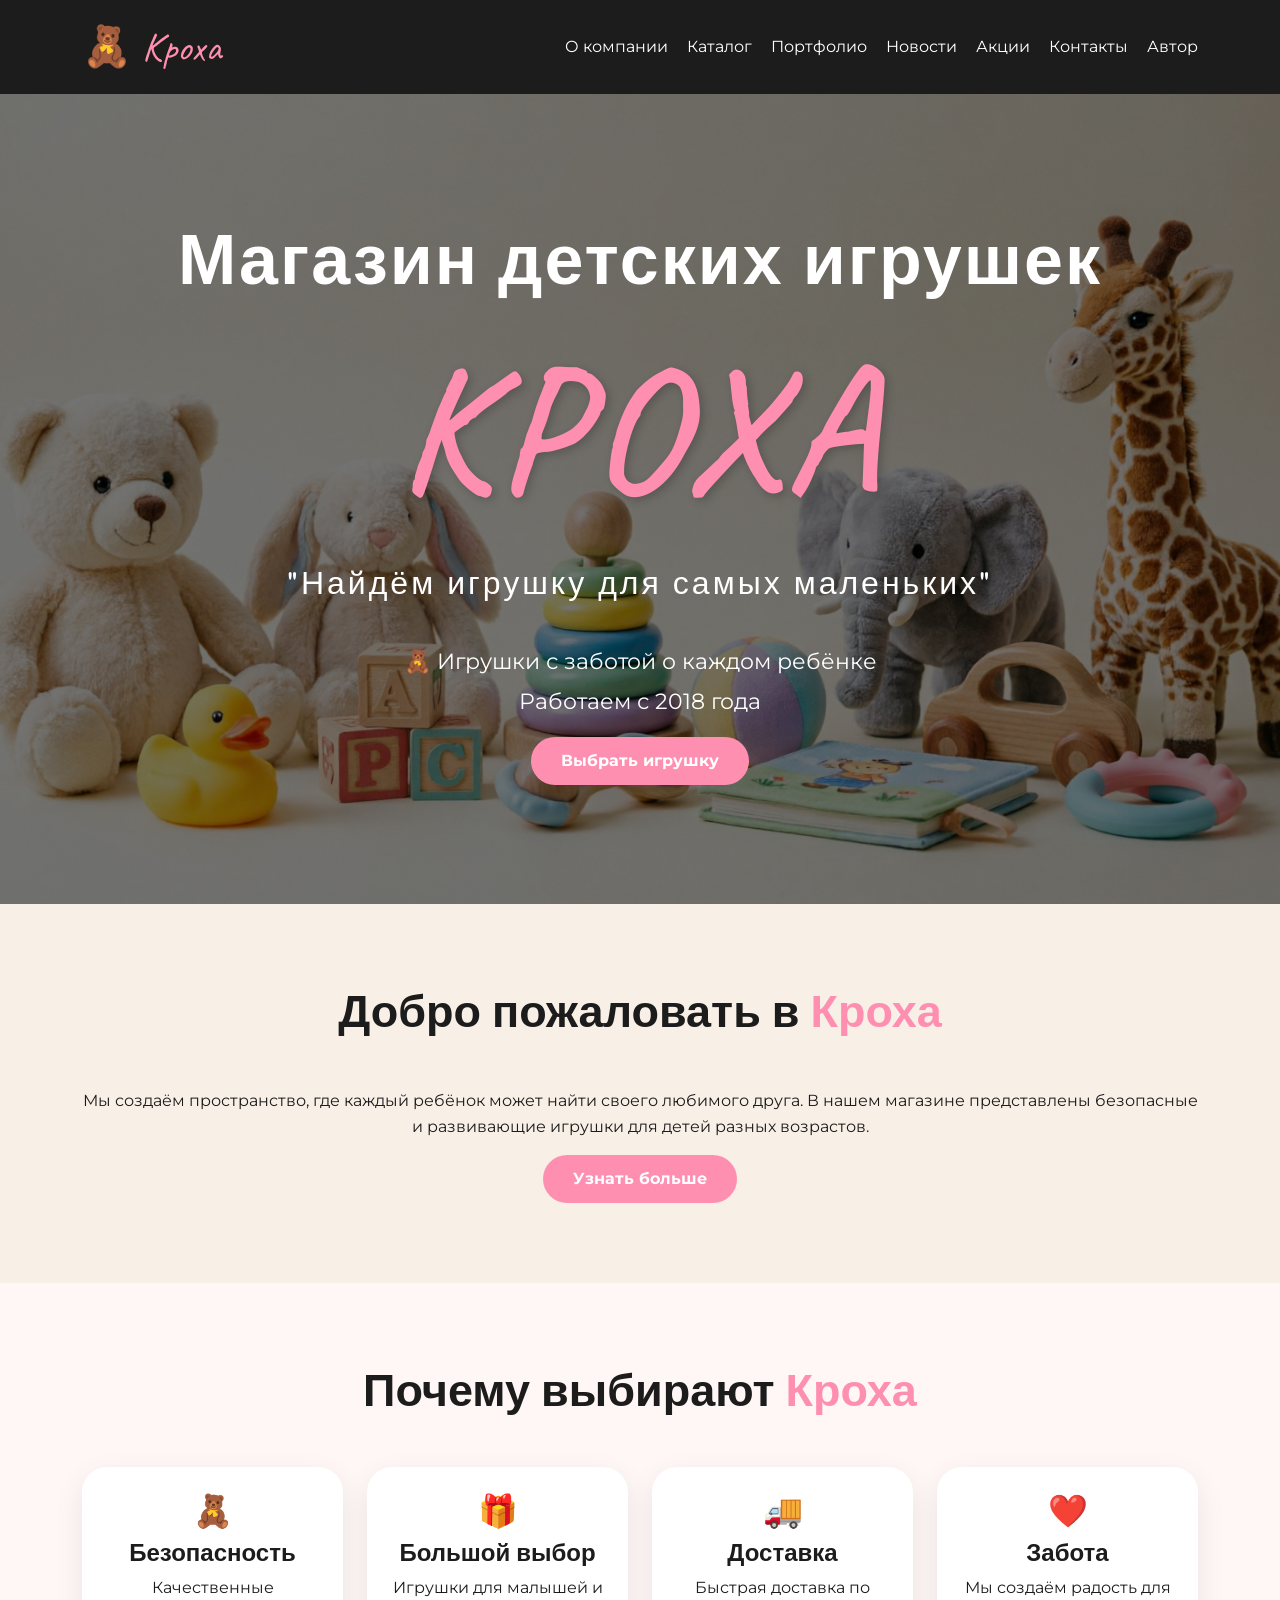
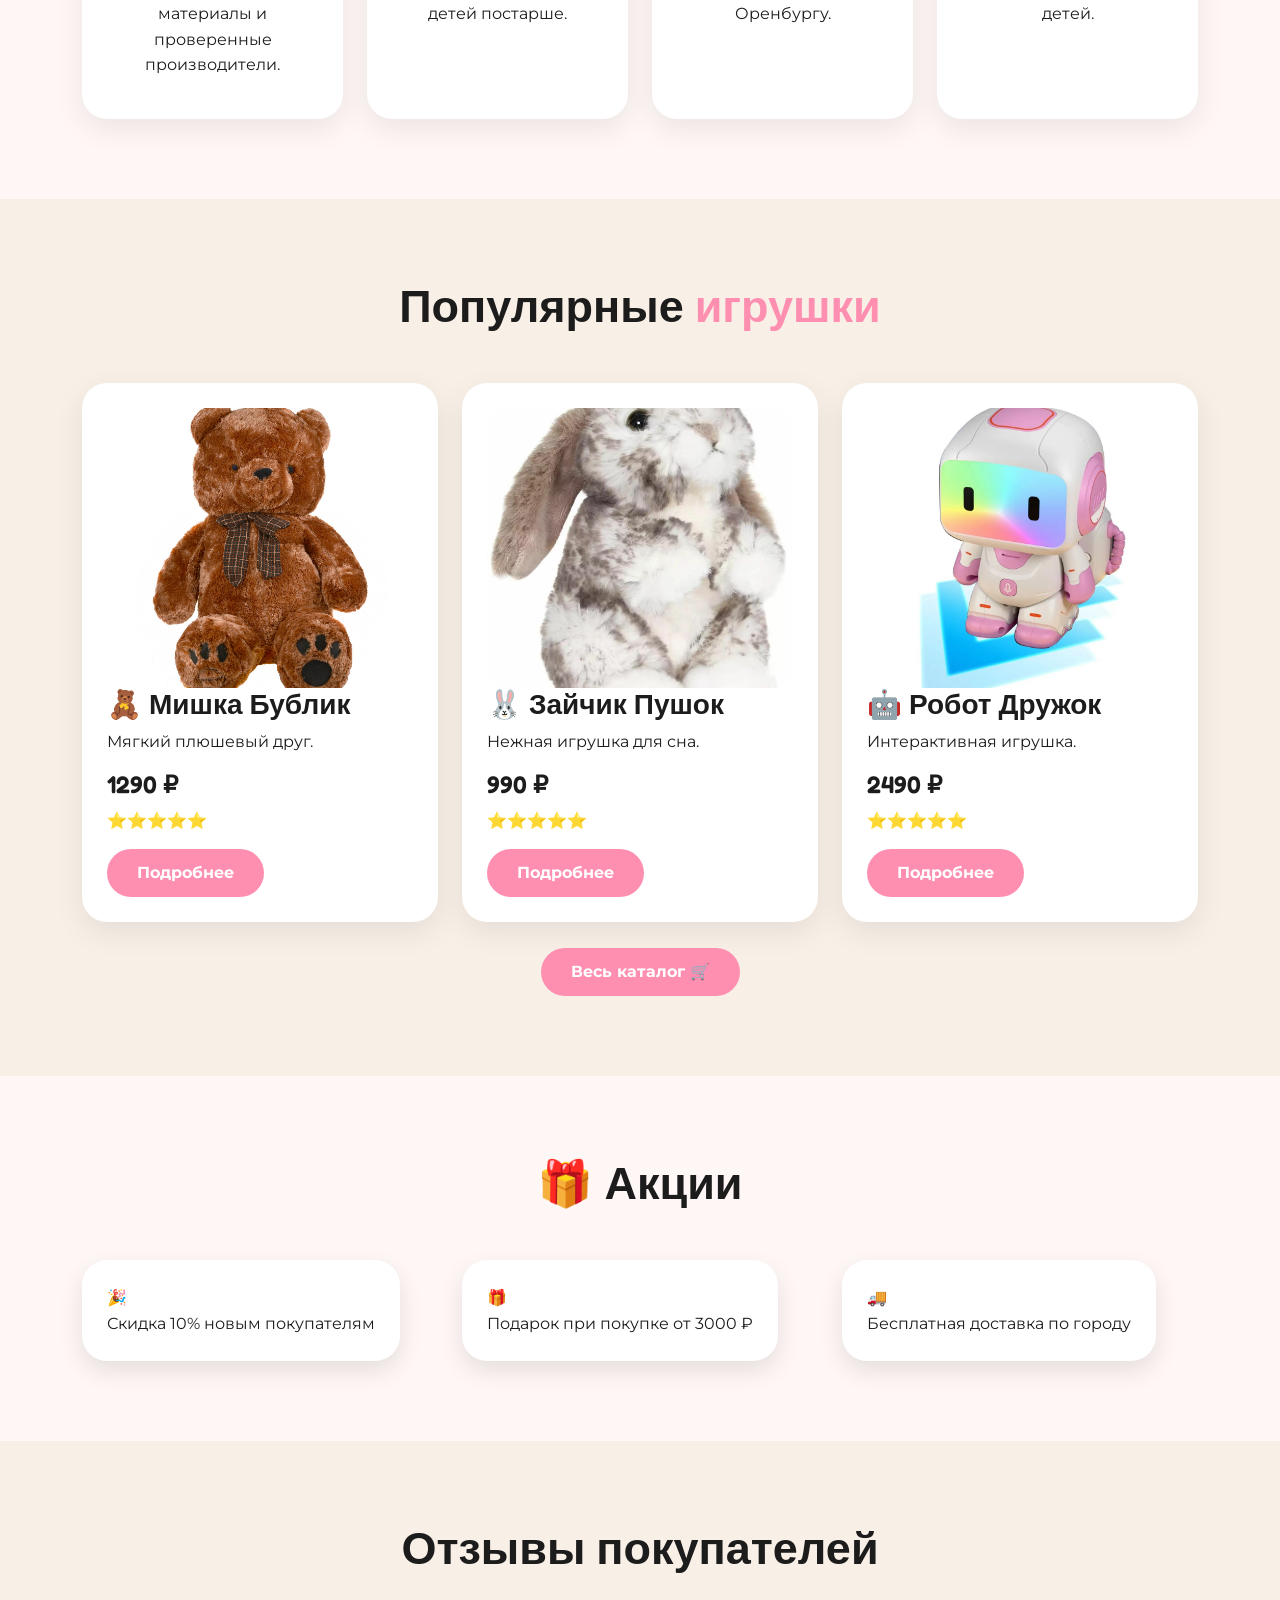
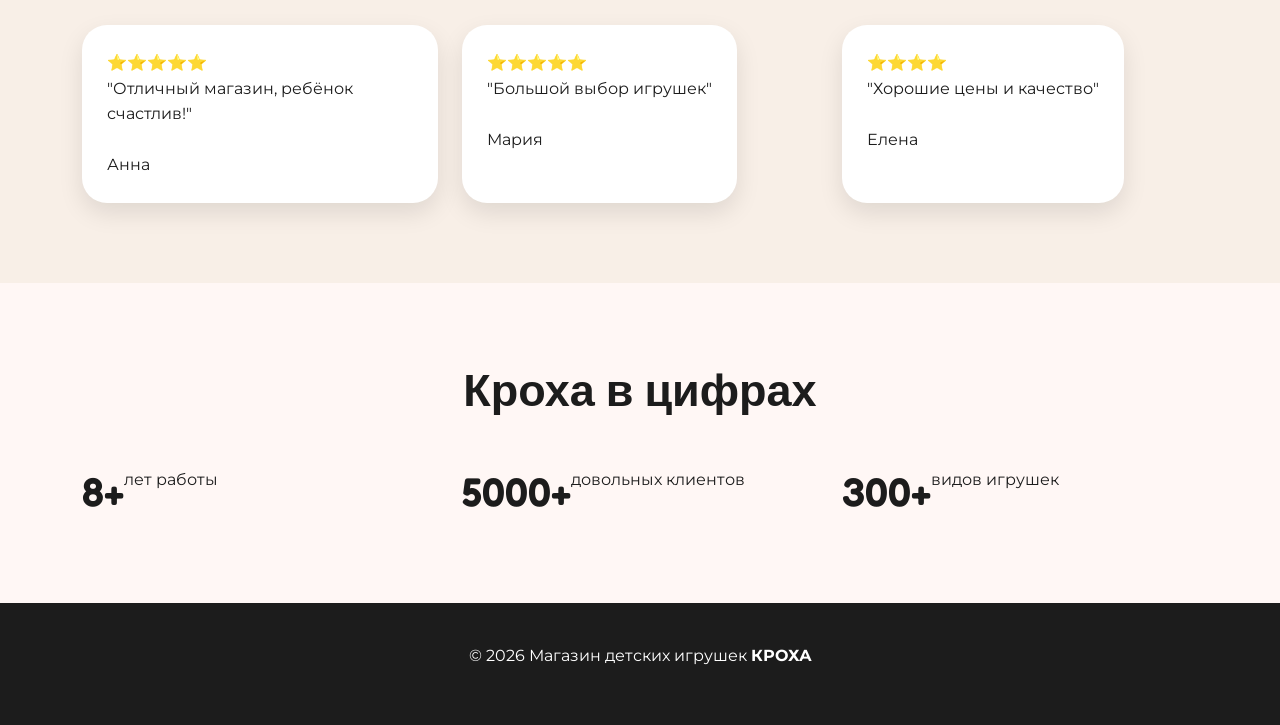
<file: index.html>
<!DOCTYPE html>
<html lang="ru">

<head>

<meta charset="UTF-8">

<meta name="viewport" content="width=device-width, initial-scale=1.0">


<title>Кроха — магазин детских игрушек</title>


<link href="https://cdn.jsdelivr.net/npm/bootstrap@5.3.3/dist/css/bootstrap.min.css" rel="stylesheet">


<link href="https://fonts.googleapis.com/css2?family=Caveat:wght@700&family=Fredoka:wght@400;500;600&family=Montserrat:wght@300;400;500;600;700&display=swap" rel="stylesheet">


<link rel="stylesheet" href="css/style.css">


</head>


<body>



<!-- Навигация -->

<nav class="navbar">


<div class="container">


<a href="index.html" class="logo-kroha">

🧸 Кроха

</a>



<div>


<a class="nav-link d-inline" href="about.html">
О компании
</a>


<a class="nav-link d-inline" href="catalog.html">
Каталог
</a>


<a class="nav-link d-inline" href="portfolio.html">
Портфолио
</a>


<a class="nav-link d-inline" href="news.html">
Новости
</a>


<a class="nav-link d-inline" href="offers.html">
Акции
</a>


<a class="nav-link d-inline" href="contacts.html">
Контакты
</a>


<a class="nav-link d-inline" href="author.html">
Автор
</a>


</div>


</div>


</nav>







<!-- Главный экран -->


<section class="hero hero-image">


<div class="container text-center">


<h1 class="animate-title">


Магазин детских игрушек


<br>


<span>

КРОХА

</span>


</h1>




<h2>

"Найдём игрушку для самых маленьких"

</h2>



<p>

🧸 Игрушки с заботой о каждом ребёнке

<br>

Работаем с 2018 года

</p>



<a href="catalog.html" class="btn btn-kroha">

Выбрать игрушку

</a>



</div>


</section>







<!-- О компании кратко -->


<section class="section">


<div class="container text-center">


<h2 class="section-title">

Добро пожаловать в <span>Кроха</span>

</h2>



<p>

Мы создаём пространство, где каждый ребёнок может найти своего любимого друга.

В нашем магазине представлены безопасные и развивающие игрушки для детей разных возрастов.

</p>



<a href="about.html" class="btn btn-kroha">

Узнать больше

</a>



</div>


</section>








<!-- Преимущества -->


<section class="section" style="background:#fff7f5;">


<div class="container">


<h2 class="section-title">

Почему выбирают <span>Кроха</span>

</h2>



<div class="row g-4">



<div class="col-md-3">

<div class="card-kroha text-center">


<h2>
🧸
</h2>


<h4>
Безопасность
</h4>


<p>
Качественные материалы и проверенные производители.
</p>


</div>

</div>




<div class="col-md-3">

<div class="card-kroha text-center">


<h2>
🎁
</h2>


<h4>
Большой выбор
</h4>


<p>
Игрушки для малышей и детей постарше.
</p>


</div>

</div>





<div class="col-md-3">

<div class="card-kroha text-center">


<h2>
🚚
</h2>


<h4>
Доставка
</h4>


<p>
Быстрая доставка по Оренбургу.
</p>


</div>

</div>





<div class="col-md-3">

<div class="card-kroha text-center">


<h2>
❤️
</h2>


<h4>
Забота
</h4>


<p>
Мы создаём радость для детей.
</p>


</div>

</div>




</div>


</div>


</section>








<!-- Популярные игрушки -->


<section class="section">


<div class="container">


<h2 class="section-title">

Популярные <span>игрушки</span>

</h2>



<div class="row g-4">






<div class="col-md-4">


<div class="card-kroha">


<img src="images/toy1.jpg" class="toy-img">



<h3>

🧸 Мишка Бублик

</h3>


<p>

Мягкий плюшевый друг.

</p>


<h4>

1290 ₽

</h4>


<p>

⭐⭐⭐⭐⭐

</p>



<a href="catalog.html" class="btn btn-kroha">

Подробнее

</a>


</div>


</div>









<div class="col-md-4">


<div class="card-kroha">


<img src="images/toy2.jpg" class="toy-img">



<h3>

🐰 Зайчик Пушок

</h3>


<p>

Нежная игрушка для сна.

</p>


<h4>

990 ₽

</h4>


<p>

⭐⭐⭐⭐⭐

</p>



<a href="catalog.html" class="btn btn-kroha">

Подробнее

</a>


</div>


</div>









<div class="col-md-4">


<div class="card-kroha">


<img src="images/toy9.jpg" class="toy-img">



<h3>

🤖 Робот Дружок

</h3>


<p>

Интерактивная игрушка.

</p>


<h4>

2490 ₽

</h4>


<p>

⭐⭐⭐⭐⭐

</p>



<a href="catalog.html" class="btn btn-kroha">

Подробнее

</a>


</div>


</div>





</div>


<br>


<div class="text-center">


<a href="catalog.html" class="btn btn-kroha">

Весь каталог 🛒

</a>


</div>


</div>


</section>








<!-- Акции -->


<section class="section" style="background:#fff7f5;">


<div class="container">


<h2 class="section-title">

🎁 Акции

</h2>



<div class="row g-4">



<div class="col-md-4">

<div class="review">

🎉

<br>

Скидка 10% новым покупателям

</div>

</div>



<div class="col-md-4">

<div class="review">

🎁

<br>

Подарок при покупке от 3000 ₽

</div>

</div>



<div class="col-md-4">

<div class="review">

🚚

<br>

Бесплатная доставка по городу

</div>

</div>


</div>


</div>


</section>








<!-- Отзывы -->


<section class="section">


<div class="container">


<h2 class="section-title">

Отзывы покупателей

</h2>



<div class="row g-4">


<div class="col-md-4">

<div class="review">

⭐⭐⭐⭐⭐

<br>

"Отличный магазин, ребёнок счастлив!"

<br><br>

Анна

</div>

</div>




<div class="col-md-4">

<div class="review">

⭐⭐⭐⭐⭐

<br>

"Большой выбор игрушек"

<br><br>

Мария

</div>

</div>




<div class="col-md-4">

<div class="review">

⭐⭐⭐⭐

<br>

"Хорошие цены и качество"

<br><br>

Елена

</div>

</div>



</div>


</div>


</section>









<!-- Статистика -->


<section class="section" style="background:#fff7f5;">


<div class="container text-center">


<h2 class="section-title">

Кроха в цифрах

</h2>



<div class="row">



<div class="col-md-4">

<h1>
8+
</h1>

<p>
лет работы
</p>

</div>




<div class="col-md-4">

<h1>
5000+
</h1>

<p>
довольных клиентов
</p>

</div>





<div class="col-md-4">

<h1>
300+
</h1>

<p>
видов игрушек
</p>

</div>




</div>


</div>


</section>








<!-- Футер -->


<footer>


<p>

© 2026 Магазин детских игрушек

<b>
КРОХА
</b>

</p>


</footer>





</body>


</html>
</file>
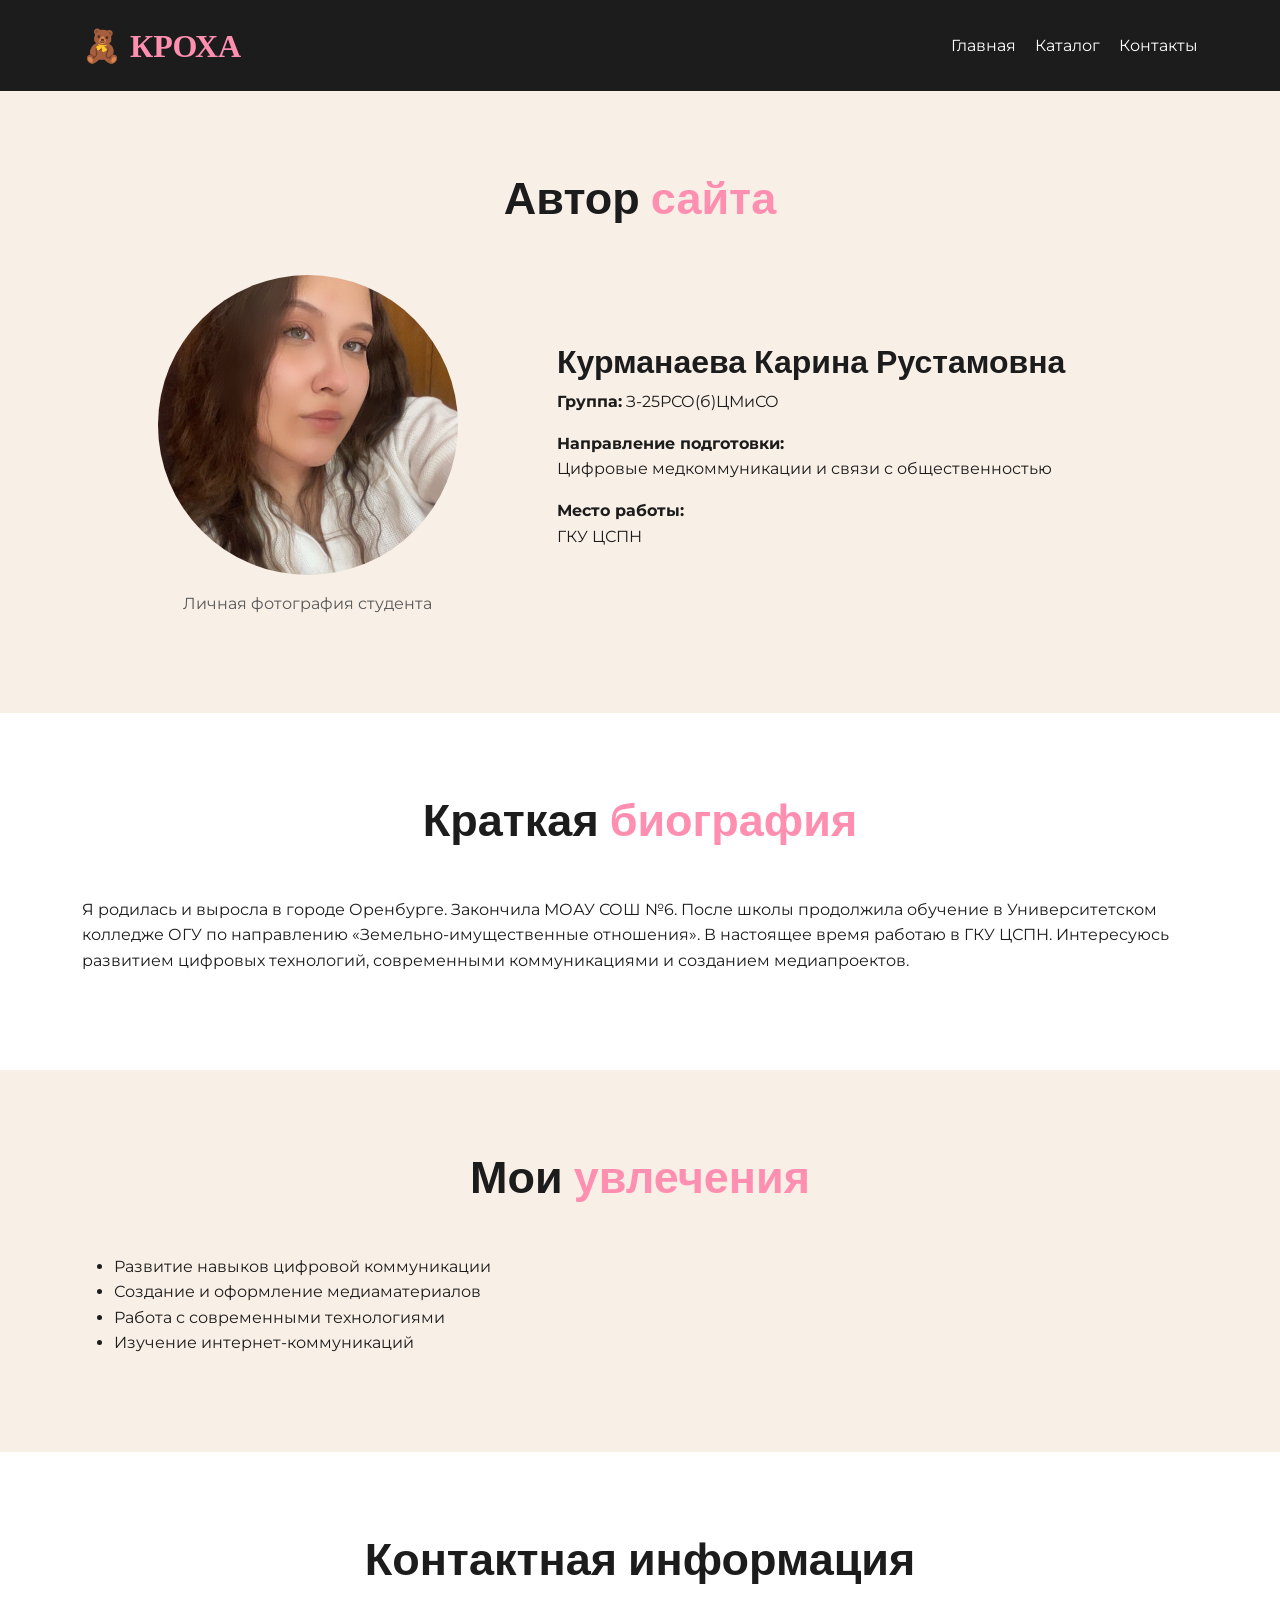
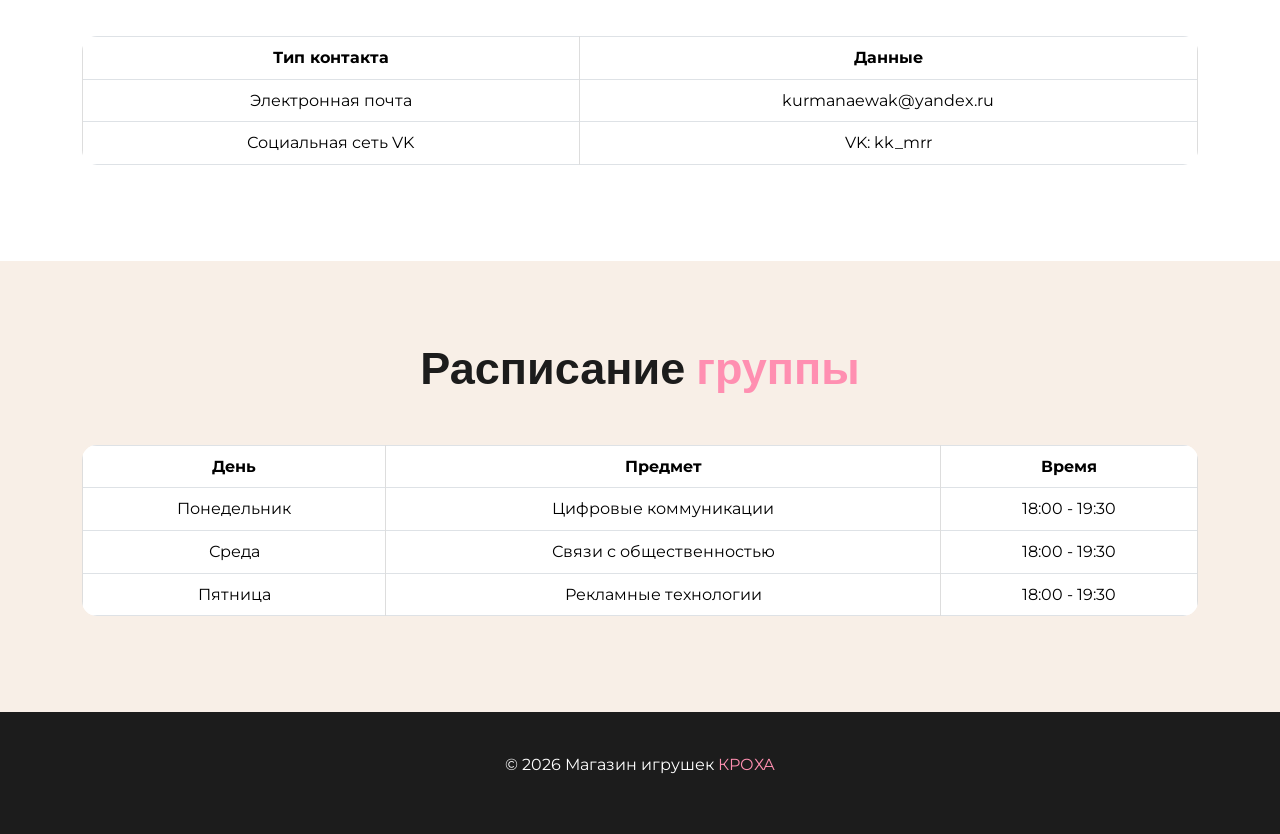
<file: author.html>
<!DOCTYPE html>
<html lang="ru">

<head>

<meta charset="UTF-8">
<meta name="viewport" content="width=device-width, initial-scale=1.0">

<title>Автор | Кроха</title>


<link href="https://cdn.jsdelivr.net/npm/bootstrap@5.3.3/dist/css/bootstrap.min.css" rel="stylesheet">


<link href="https://fonts.googleapis.com/css2?family=Caveat:wght@700&family=Fredoka:wght@400;500;600&family=Montserrat:wght@300;400;500;600;700&display=swap" rel="stylesheet">


<link rel="stylesheet" href="css/style.css">


</head>


<body>



<nav class="navbar">


<div class="container">


<a class="navbar-brand" href="index.html">

🧸 КРОХА

</a>



<div>


<a class="nav-link d-inline" href="index.html">
Главная
</a>


<a class="nav-link d-inline" href="catalog.html">
Каталог
</a>


<a class="nav-link d-inline" href="contacts.html">
Контакты
</a>


</div>


</div>


</nav>









<section class="section">


<div class="container">


<h1 class="section-title">

Автор <span>сайта</span>

</h1>



<div class="row align-items-center">





<div class="col-md-5 text-center">


<img 

src="images/author.jpg"

class="img-fluid rounded-circle"

style="width:300px;height:300px;object-fit:cover;"

alt="Фото автора">


<p class="mt-3 text-muted">

Личная фотография студента

</p>


</div>







<div class="col-md-7">


<h2>
Курманаева Карина Рустамовна
</h2>



<p>

<b>Группа:</b>

З-25РСО(б)ЦМиСО

</p>




<p>

<b>Направление подготовки:</b>

<br>

Цифровые медкоммуникации и связи с общественностью

</p>





<p>

<b>Место работы:</b>

<br>

ГКУ ЦСПН

</p>



</div>



</div>


</div>


</section>









<section class="section" style="background:white;">


<div class="container">


<h2 class="section-title">

Краткая <span>биография</span>

</h2>



<p>


Я родилась и выросла в городе Оренбурге.

Закончила МОАУ СОШ №6.


После школы продолжила обучение в Университетском колледже ОГУ

по направлению «Земельно-имущественные отношения».


В настоящее время работаю в ГКУ ЦСПН.


Интересуюсь развитием цифровых технологий,

современными коммуникациями и созданием медиапроектов.


</p>



</div>


</section>









<section class="section">


<div class="container">


<h2 class="section-title">

Мои <span>увлечения</span>

</h2>



<ul>


<li>
Развитие навыков цифровой коммуникации
</li>


<li>
Создание и оформление медиаматериалов
</li>


<li>
Работа с современными технологиями
</li>


<li>
Изучение интернет-коммуникаций
</li>


</ul>



</div>


</section>









<section class="section" style="background:white;">


<div class="container">


<h2 class="section-title">

Контактная информация

</h2>



<table class="table table-bordered text-center">


<tr>

<th>
Тип контакта
</th>

<th>
Данные
</th>


</tr>




<tr>

<td>
Электронная почта
</td>

<td>

<a href="mailto:kurmanaewak@yandex.ru">

kurmanaewak@yandex.ru

</a>

</td>


</tr>





<tr>

<td>
Социальная сеть VK
</td>

<td>

<a href="https://vk.ru/kk_mrr" target="_blank">

VK: kk_mrr

</a>


</td>


</tr>



</table>


</div>


</section>









<section class="section">


<div class="container">


<h2 class="section-title">

Расписание <span>группы</span>

</h2>




<table class="table table-bordered text-center">


<tr>

<th>
День
</th>

<th>
Предмет
</th>

<th>
Время
</th>

</tr>




<tr>

<td>
Понедельник
</td>

<td>
Цифровые коммуникации
</td>

<td>
18:00 - 19:30
</td>

</tr>





<tr>

<td>
Среда
</td>

<td>
Связи с общественностью
</td>

<td>
18:00 - 19:30
</td>

</tr>





<tr>

<td>
Пятница
</td>

<td>
Рекламные технологии
</td>

<td>
18:00 - 19:30
</td>

</tr>



</table>



</div>


</section>









<footer>


<p>

© 2026 Магазин игрушек

<span>
КРОХА
</span>

</p>


</footer>





</body>

</html>
</file>
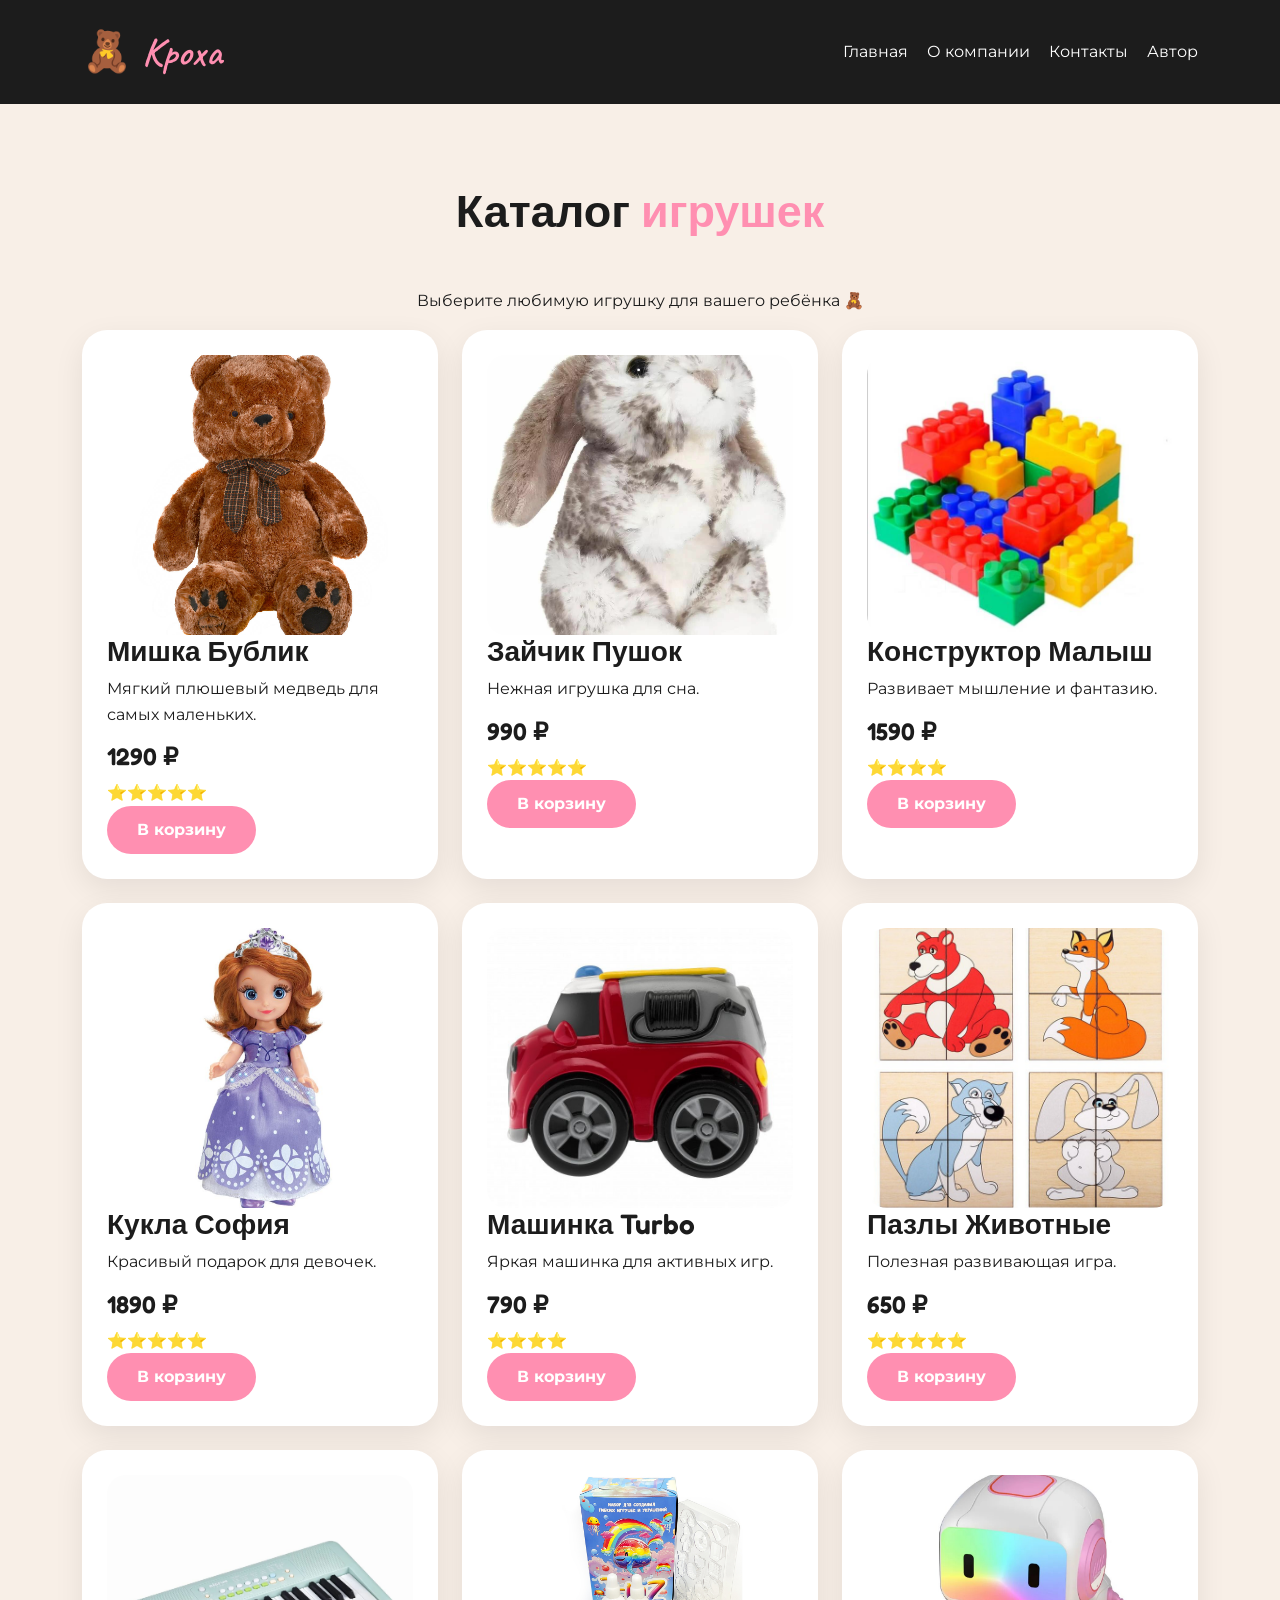
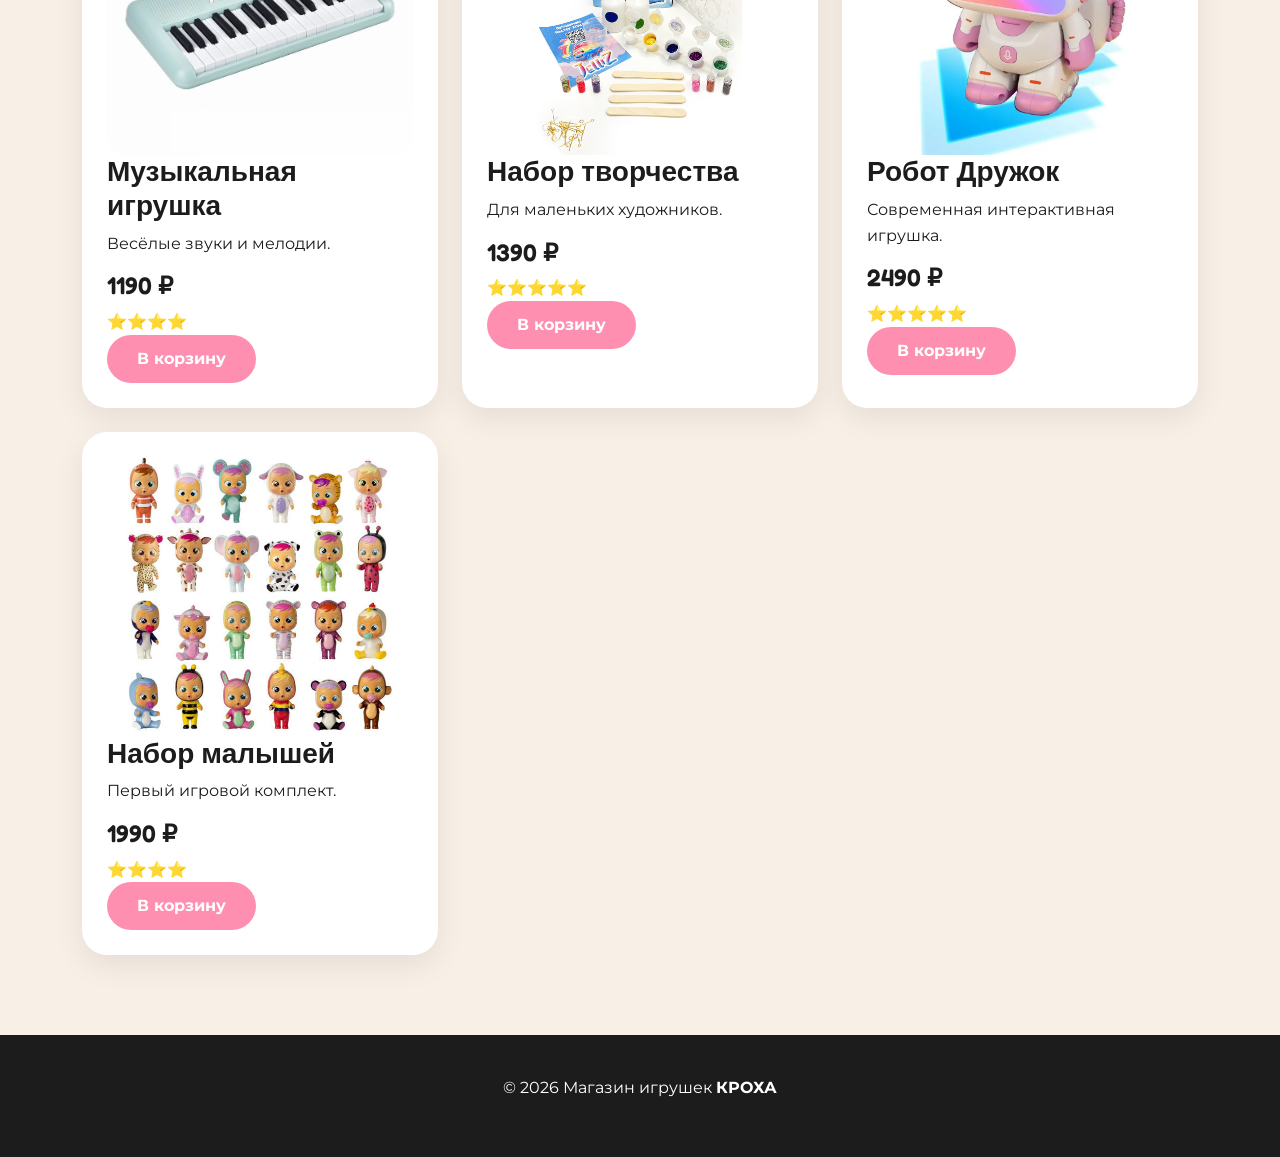
<file: catalog.html>
<!DOCTYPE html>
<html lang="ru">

<head>

<meta charset="UTF-8">

<meta name="viewport" content="width=device-width, initial-scale=1.0">


<title>Каталог | Кроха</title>


<link href="https://cdn.jsdelivr.net/npm/bootstrap@5.3.3/dist/css/bootstrap.min.css" rel="stylesheet">


<link href="https://fonts.googleapis.com/css2?family=Caveat:wght@700&family=Fredoka:wght@400;500;600&family=Montserrat:wght@300;400;500;600;700&display=swap" rel="stylesheet">


<link rel="stylesheet" href="css/style.css">


</head>


<body>


<nav class="navbar">

<div class="container">


<a class="navbar-brand logo-kroha" href="index.html">

🧸 Кроха

</a>



<div>


<a class="nav-link d-inline" href="index.html">
Главная
</a>

<a class="nav-link d-inline" href="about.html">
О компании
</a>


<a class="nav-link d-inline" href="contacts.html">
Контакты
</a>


<a class="nav-link d-inline" href="author.html">
Автор
</a>


</div>


</div>

</nav>







<section class="section">


<div class="container">


<h1 class="section-title">

Каталог <span>игрушек</span>

</h1>



<p class="text-center">

Выберите любимую игрушку для вашего ребёнка 🧸

</p>



<div class="row g-4">







<!-- игрушка 1 -->

<div class="col-md-4">

<div class="card-kroha">


<img src="images/toy1.jpg" class="toy-img">


<h3>
Мишка Бублик
</h3>


<p>

Мягкий плюшевый медведь для самых маленьких.

</p>


<h4>
1290 ₽
</h4>


<div>
⭐⭐⭐⭐⭐
</div>


<button class="btn btn-kroha">

В корзину

</button>


</div>

</div>








<!-- игрушка 2 -->

<div class="col-md-4">

<div class="card-kroha">


<img src="images/toy2.jpg" class="toy-img">


<h3>
Зайчик Пушок
</h3>


<p>

Нежная игрушка для сна.

</p>


<h4>
990 ₽
</h4>


<div>
⭐⭐⭐⭐⭐
</div>


<button class="btn btn-kroha">

В корзину

</button>


</div>

</div>








<!-- игрушка 3 -->


<div class="col-md-4">

<div class="card-kroha">


<img src="images/toy3.jpg" class="toy-img">


<h3>
Конструктор Малыш

</h3>


<p>

Развивает мышление и фантазию.

</p>


<h4>
1590 ₽
</h4>


<div>
⭐⭐⭐⭐
</div>


<button class="btn btn-kroha">

В корзину

</button>


</div>

</div>








<!-- игрушка 4 -->


<div class="col-md-4">

<div class="card-kroha">


<img src="images/toy4.jpg" class="toy-img">


<h3>
Кукла София

</h3>


<p>

Красивый подарок для девочек.

</p>


<h4>
1890 ₽
</h4>


<div>
⭐⭐⭐⭐⭐
</div>


<button class="btn btn-kroha">

В корзину

</button>


</div>

</div>








<!-- игрушка 5 -->

<div class="col-md-4">

<div class="card-kroha">


<img src="images/toy5.jpg" class="toy-img">


<h3>
Машинка Turbo

</h3>


<p>

Яркая машинка для активных игр.

</p>


<h4>
790 ₽
</h4>


<div>
⭐⭐⭐⭐
</div>


<button class="btn btn-kroha">

В корзину

</button>


</div>

</div>








<!-- игрушка 6 -->


<div class="col-md-4">

<div class="card-kroha">


<img src="images/toy6.jpg" class="toy-img">


<h3>
Пазлы Животные

</h3>


<p>

Полезная развивающая игра.

</p>


<h4>
650 ₽
</h4>


<div>
⭐⭐⭐⭐⭐
</div>


<button class="btn btn-kroha">

В корзину

</button>


</div>

</div>








<!-- игрушка 7 -->

<div class="col-md-4">

<div class="card-kroha">


<img src="images/toy7.jpg" class="toy-img">


<h3>
Музыкальная игрушка

</h3>


<p>

Весёлые звуки и мелодии.

</p>


<h4>
1190 ₽
</h4>


<div>
⭐⭐⭐⭐
</div>


<button class="btn btn-kroha">

В корзину

</button>


</div>

</div>








<!-- игрушка 8 -->

<div class="col-md-4">

<div class="card-kroha">


<img src="images/toy8.jpg" class="toy-img">


<h3>
Набор творчества

</h3>


<p>

Для маленьких художников.

</p>


<h4>
1390 ₽
</h4>


<div>
⭐⭐⭐⭐⭐
</div>


<button class="btn btn-kroha">

В корзину

</button>


</div>

</div>








<!-- игрушка 9 -->

<div class="col-md-4">

<div class="card-kroha">


<img src="images/toy9.jpg" class="toy-img">


<h3>
Робот Дружок

</h3>


<p>

Современная интерактивная игрушка.

</p>


<h4>
2490 ₽
</h4>


<div>
⭐⭐⭐⭐⭐
</div>


<button class="btn btn-kroha">

В корзину

</button>


</div>

</div>








<!-- игрушка 10 -->

<div class="col-md-4">

<div class="card-kroha">


<img src="images/toy10.jpg" class="toy-img">


<h3>
Набор малышей

</h3>


<p>

Первый игровой комплект.

</p>


<h4>
1990 ₽
</h4>


<div>
⭐⭐⭐⭐
</div>


<button class="btn btn-kroha">

В корзину

</button>


</div>

</div>





</div>

</div>


</section>








<footer>

<p>

© 2026 Магазин игрушек

<b>
КРОХА
</b>

</p>

</footer>



</body>

</html>
</file>
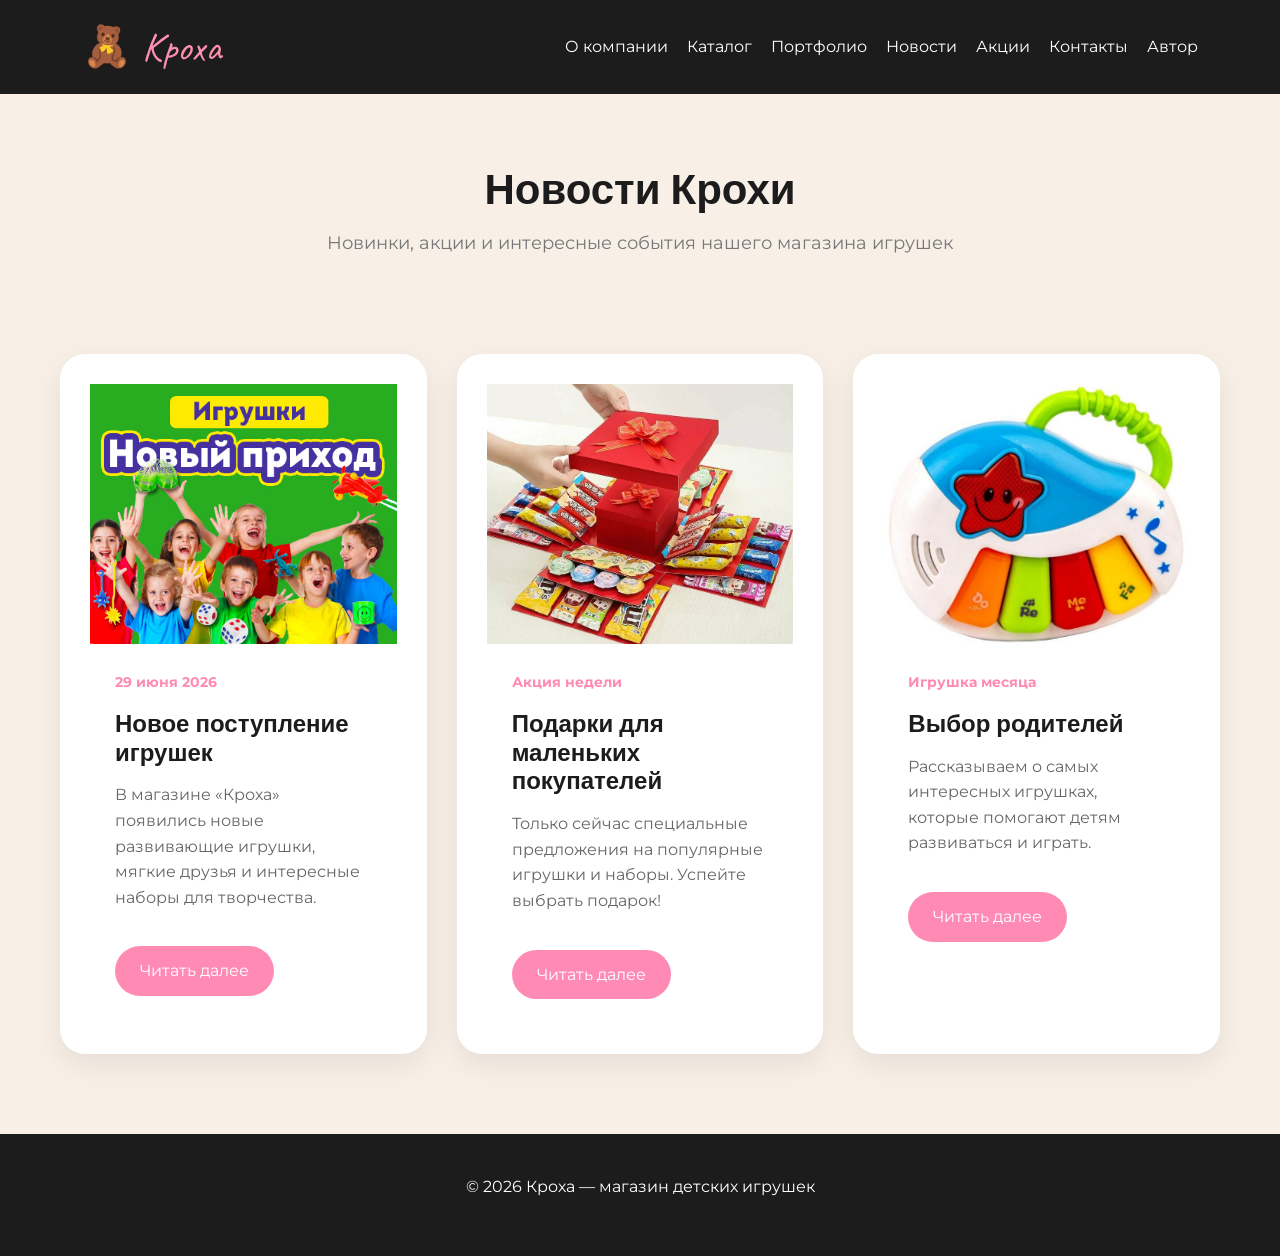
<file: news.html>
<!DOCTYPE html>
<html lang="ru">
<head>
    <meta charset="UTF-8">
    <meta name="viewport" content="width=device-width, initial-scale=1.0">

    <title>Новости | Кроха</title>

    <link rel="stylesheet" href="css/style.css">

</head>

<body>

<!DOCTYPE html>
<html lang="ru">

<head>

<meta charset="UTF-8">

<meta name="viewport" content="width=device-width, initial-scale=1.0">


<title>Кроха — магазин детских игрушек</title>


<link href="https://cdn.jsdelivr.net/npm/bootstrap@5.3.3/dist/css/bootstrap.min.css" rel="stylesheet">


<link href="https://fonts.googleapis.com/css2?family=Caveat:wght@700&family=Fredoka:wght@400;500;600&family=Montserrat:wght@300;400;500;600;700&display=swap" rel="stylesheet">


<link rel="stylesheet" href="css/style.css">


</head>


<body>



<!-- Навигация -->

<nav class="navbar">


<div class="container">


<a href="index.html" class="logo-kroha">

🧸 Кроха

</a>



<div>


<a class="nav-link d-inline" href="about.html">
О компании
</a>


<a class="nav-link d-inline" href="catalog.html">
Каталог
</a>


<a class="nav-link d-inline" href="portfolio.html">
Портфолио
</a>


<a class="nav-link d-inline" href="news.html">
Новости
</a>


<a class="nav-link d-inline" href="offers.html">
Акции
</a>


<a class="nav-link d-inline" href="contacts.html">
Контакты
</a>


<a class="nav-link d-inline" href="author.html">
Автор
</a>


</div>


</div>


</nav>






<section class="news-hero">

    <h1>Новости Крохи</h1>

    <p>
        Новинки, акции и интересные события нашего магазина игрушек
    </p>

</section>



<section class="news-container">


    <article class="news-card">

        <img src="images/news-1.jpg" alt="Новое поступление игрушек">

        <div class="news-content">

            <span class="news-date">
                29 июня 2026
            </span>

            <h2>
                Новое поступление игрушек
            </h2>

            <p>
                В магазине «Кроха» появились новые развивающие игрушки,
                мягкие друзья и интересные наборы для творчества.
            </p>

            <a href="#" class="news-button">
                Читать далее
            </a>

        </div>

    </article>




    <article class="news-card">

        <img src="images/news-2.jpg" alt="Акция в магазине">

        <div class="news-content">

            <span class="news-date">
                Акция недели
            </span>

            <h2>
                Подарки для маленьких покупателей
            </h2>

            <p>
                Только сейчас специальные предложения на популярные
                игрушки и наборы. Успейте выбрать подарок!
            </p>

            <a href="#" class="news-button">
                Читать далее
            </a>

        </div>

    </article>




    <article class="news-card">

        <img src="images/news-3.jpg" alt="Игрушка месяца">

        <div class="news-content">

            <span class="news-date">
                Игрушка месяца
            </span>

            <h2>
                Выбор родителей
            </h2>

            <p>
                Рассказываем о самых интересных игрушках,
                которые помогают детям развиваться и играть.
            </p>

            <a href="#" class="news-button">
                Читать далее
            </a>

        </div>

    </article>



</section>



<footer>

    <p>
        © 2026 Кроха — магазин детских игрушек
    </p>

</footer>


</body>
</html>
</file>
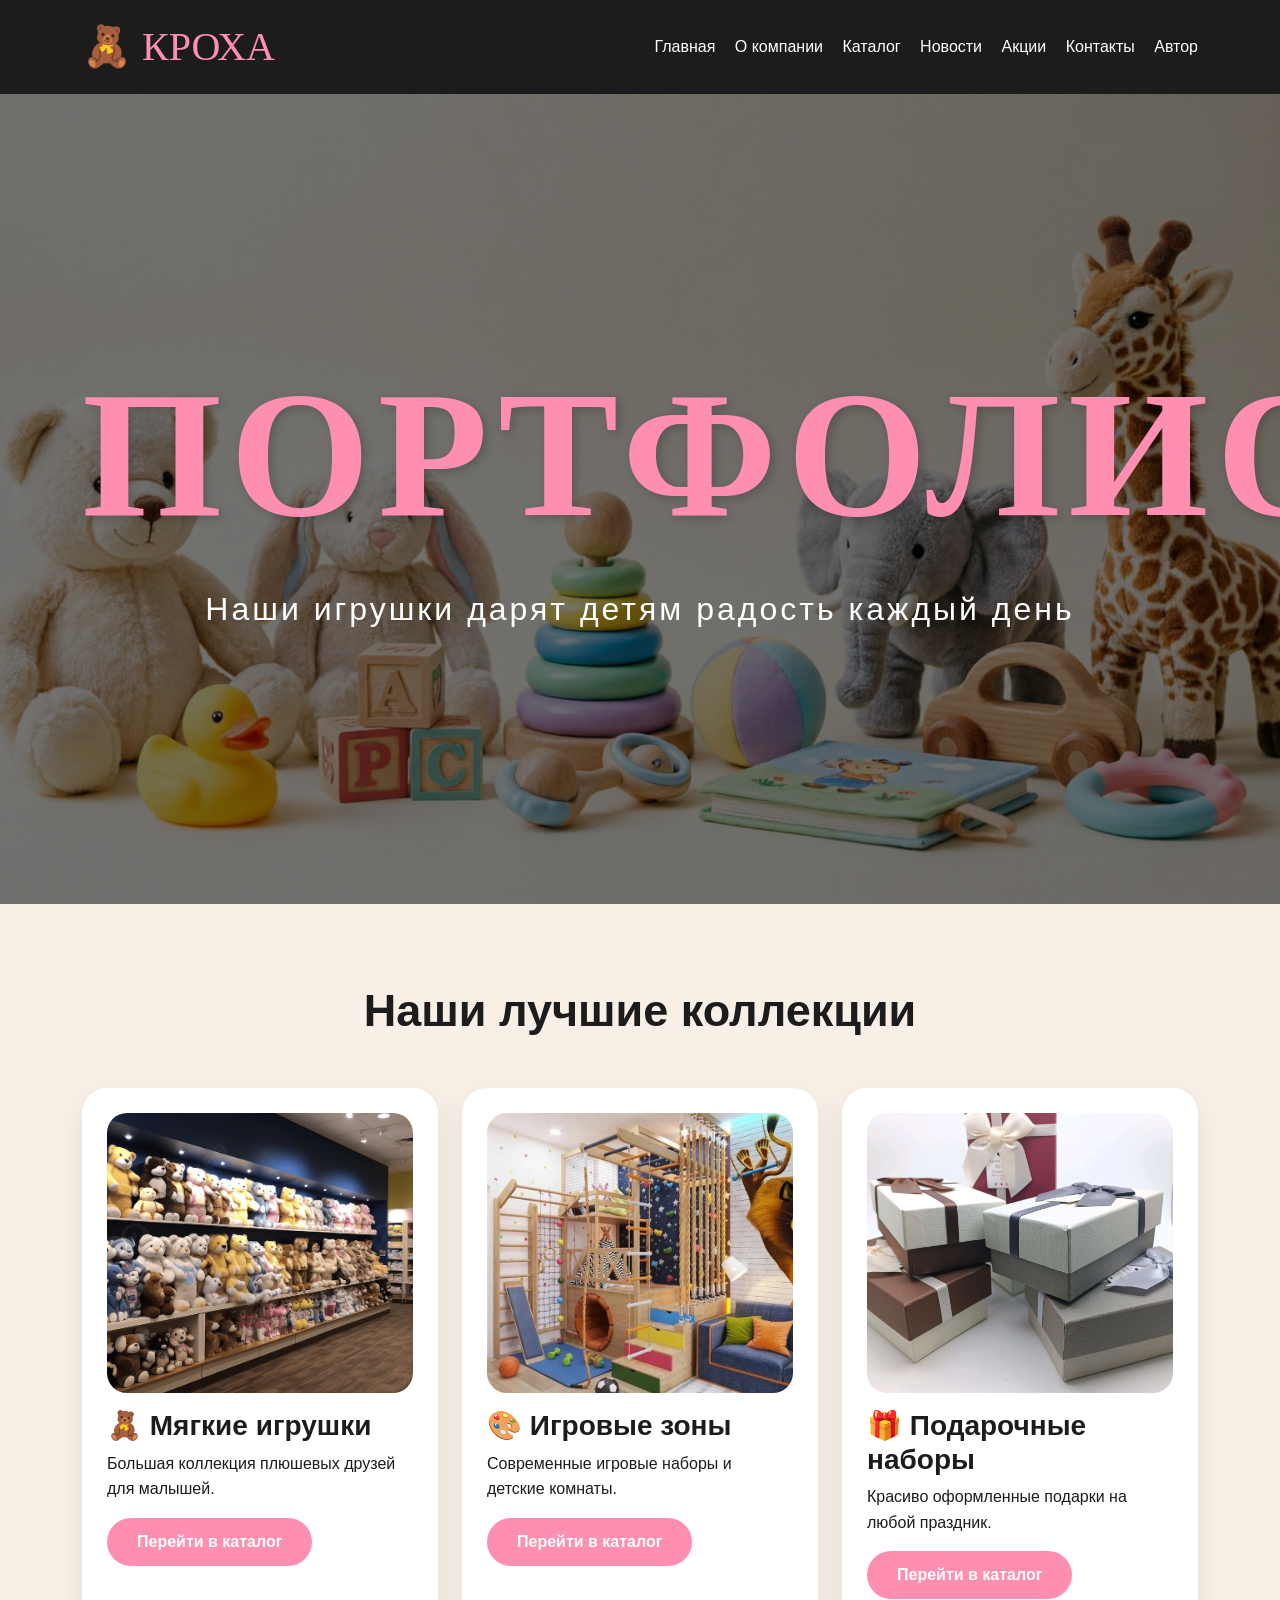
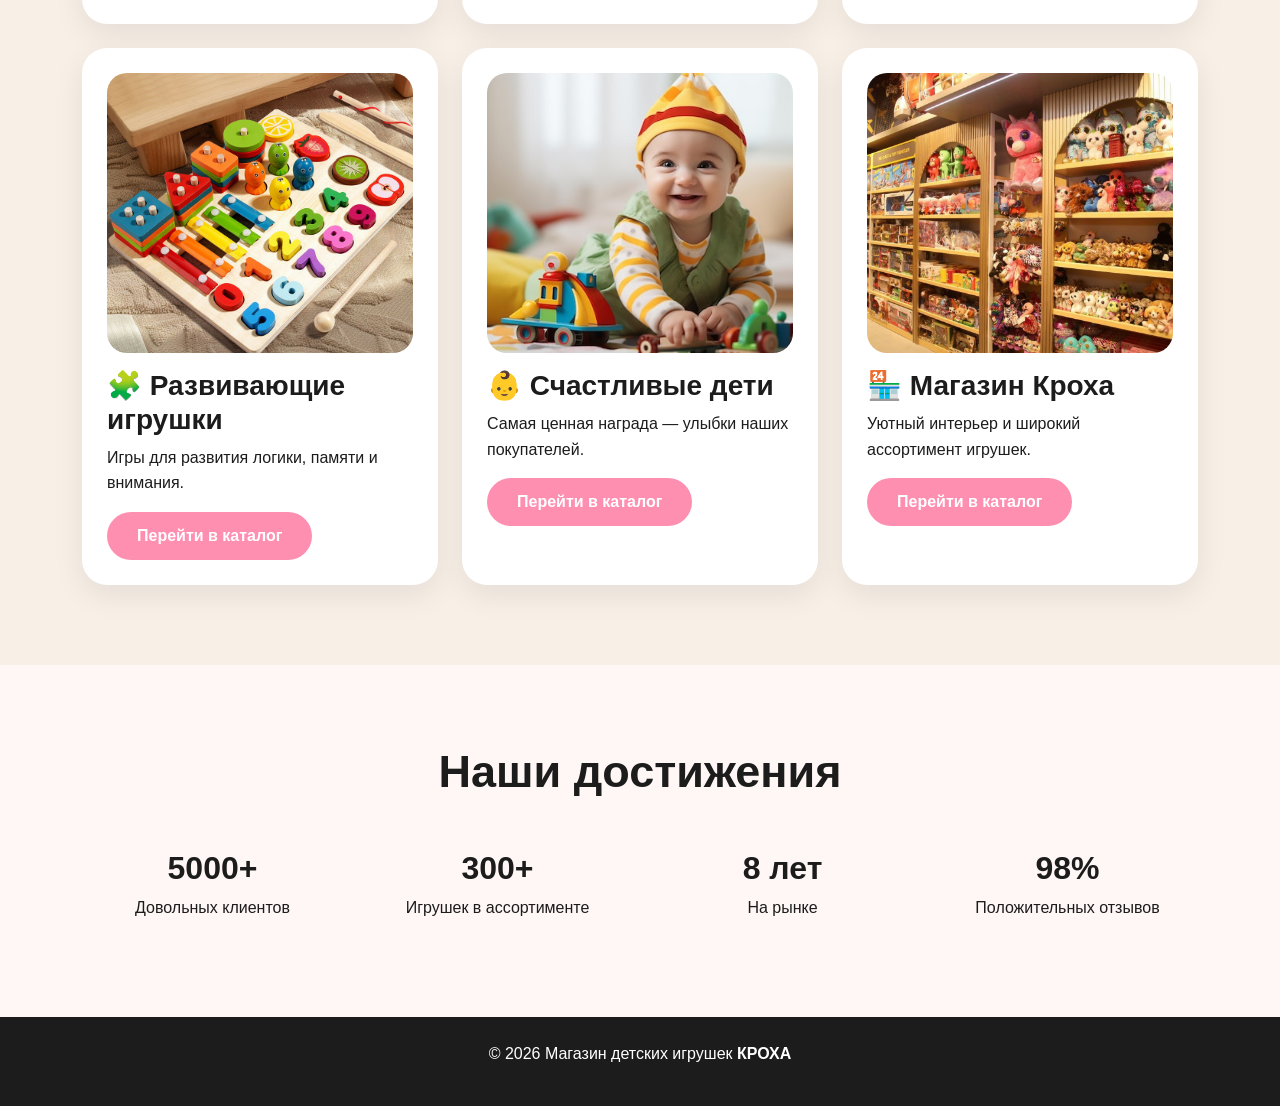
<file: portfolio.html>
<!DOCTYPE html>
<html lang="ru">
<head>
<meta charset="UTF-8">
<meta name="viewport" content="width=device-width, initial-scale=1.0">
<title>Портфолио | Кроха</title>
<link href="https://cdn.jsdelivr.net/npm/bootstrap@5.3.3/dist/css/bootstrap.min.css" rel="stylesheet">
<link rel="stylesheet" href="css/style.css">
</head>
<body>

<nav class="navbar">
<div class="container">
<a class="logo-kroha" href="index.html">🧸 КРОХА</a>
<div>
<a class="nav-link d-inline" href="index.html">Главная</a>
<a class="nav-link d-inline" href="about.html">О компании</a>
<a class="nav-link d-inline" href="catalog.html">Каталог</a>
<a class="nav-link d-inline" href="news.html">Новости</a>
<a class="nav-link d-inline" href="offers.html">Акции</a>
<a class="nav-link d-inline" href="contacts.html">Контакты</a>
<a class="nav-link d-inline" href="author.html">Автор</a>
</div>
</div>
</nav>

<section class="hero hero-image">
<div class="container text-center">
<h1><span>ПОРТФОЛИО</span></h1>
<h2>Наши игрушки дарят детям радость каждый день</h2>
</div>
</section>

<section class="section">
<div class="container">
<h2 class="section-title text-center">Наши лучшие коллекции</h2>
<div class="row g-4">


<div class="col-lg-4 col-md-6">
<div class="card-kroha">
<img src="images/portfolio1.jpg" class="toy-img" alt="🧸 Мягкие игрушки">
<h3 class="mt-3">🧸 Мягкие игрушки</h3>
<p>Большая коллекция плюшевых друзей для малышей.</p>
<a href="catalog.html" class="btn btn-kroha">Перейти в каталог</a>
</div>
</div>

<div class="col-lg-4 col-md-6">
<div class="card-kroha">
<img src="images/portfolio2.jpg" class="toy-img" alt="🎨 Игровые зоны">
<h3 class="mt-3">🎨 Игровые зоны</h3>
<p>Современные игровые наборы и детские комнаты.</p>
<a href="catalog.html" class="btn btn-kroha">Перейти в каталог</a>
</div>
</div>

<div class="col-lg-4 col-md-6">
<div class="card-kroha">
<img src="images/portfolio3.jpg" class="toy-img" alt="🎁 Подарочные наборы">
<h3 class="mt-3">🎁 Подарочные наборы</h3>
<p>Красиво оформленные подарки на любой праздник.</p>
<a href="catalog.html" class="btn btn-kroha">Перейти в каталог</a>
</div>
</div>

<div class="col-lg-4 col-md-6">
<div class="card-kroha">
<img src="images/portfolio4.jpg" class="toy-img" alt="🧩 Развивающие игрушки">
<h3 class="mt-3">🧩 Развивающие игрушки</h3>
<p>Игры для развития логики, памяти и внимания.</p>
<a href="catalog.html" class="btn btn-kroha">Перейти в каталог</a>
</div>
</div>

<div class="col-lg-4 col-md-6">
<div class="card-kroha">
<img src="images/portfolio5.jpg" class="toy-img" alt="👶 Счастливые дети">
<h3 class="mt-3">👶 Счастливые дети</h3>
<p>Самая ценная награда — улыбки наших покупателей.</p>
<a href="catalog.html" class="btn btn-kroha">Перейти в каталог</a>
</div>
</div>

<div class="col-lg-4 col-md-6">
<div class="card-kroha">
<img src="images/portfolio6.jpg" class="toy-img" alt="🏪 Магазин Кроха">
<h3 class="mt-3">🏪 Магазин Кроха</h3>
<p>Уютный интерьер и широкий ассортимент игрушек.</p>
<a href="catalog.html" class="btn btn-kroha">Перейти в каталог</a>
</div>
</div>

</div>
</div>
</section>

<section class="section" style="background:#fff7f5;">
<div class="container">
<h2 class="section-title text-center">Наши достижения</h2>
<div class="row text-center">
<div class="col-md-3"><h2>5000+</h2><p>Довольных клиентов</p></div>
<div class="col-md-3"><h2>300+</h2><p>Игрушек в ассортименте</p></div>
<div class="col-md-3"><h2>8 лет</h2><p>На рынке</p></div>
<div class="col-md-3"><h2>98%</h2><p>Положительных отзывов</p></div>
</div>
</div>
</section>

<footer class="text-center p-4">
<p>© 2026 Магазин детских игрушек <b>КРОХА</b></p>
</footer>

</body>
</html>
</file>
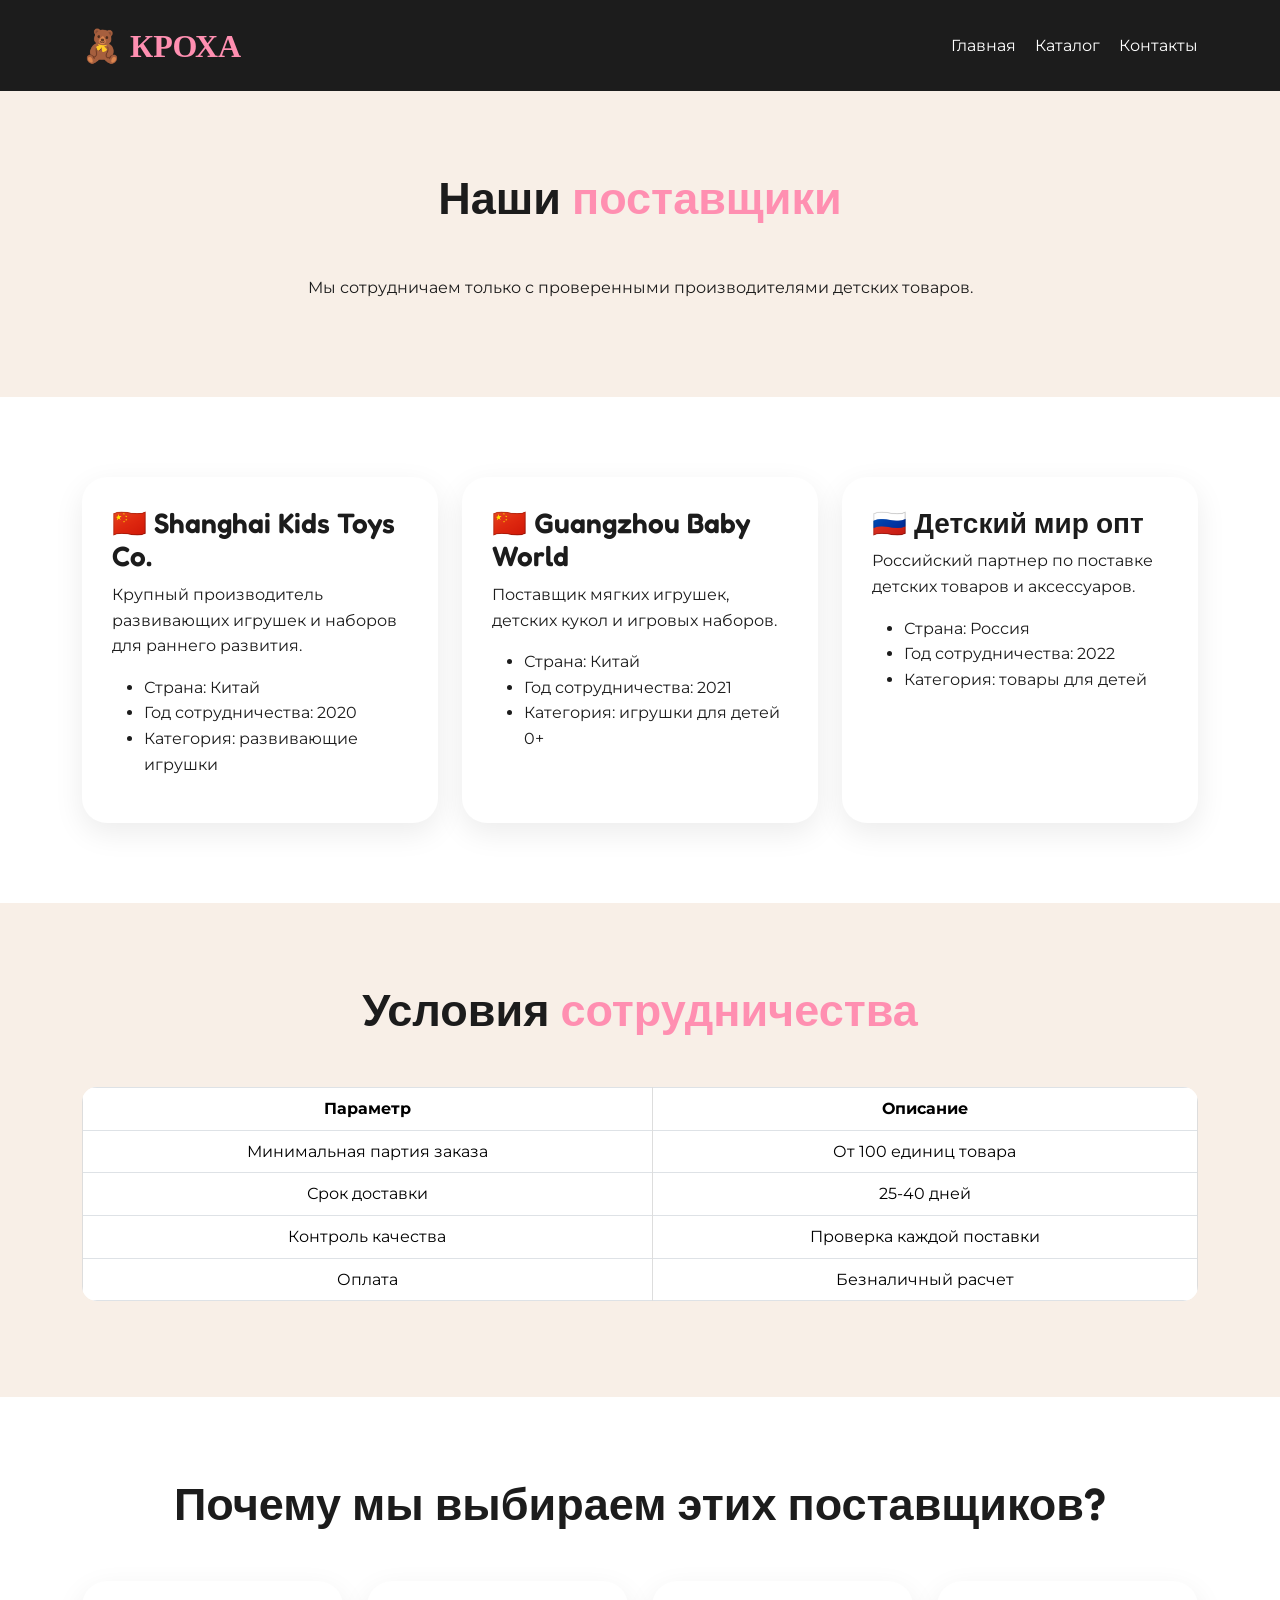
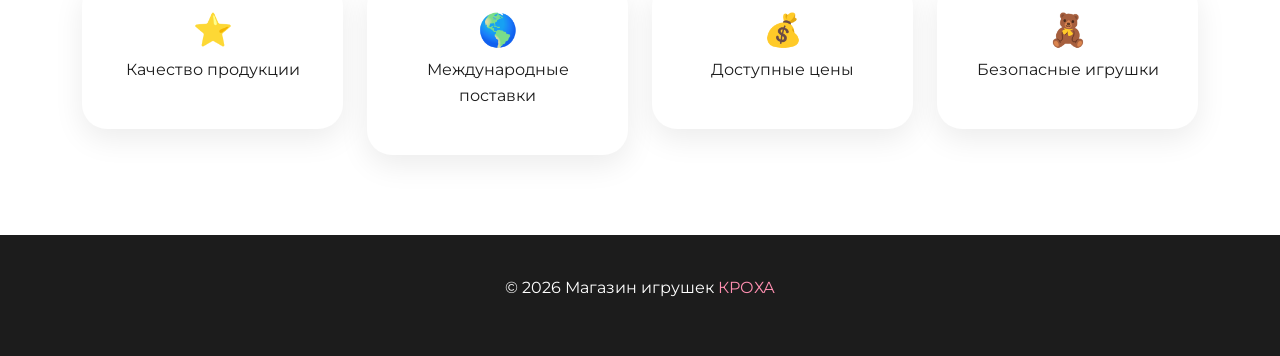
<file: suppliers.html>
<!DOCTYPE html>
<html lang="ru">

<head>

<meta charset="UTF-8">
<meta name="viewport" content="width=device-width, initial-scale=1.0">

<title>Поставщики | Кроха</title>


<link href="https://cdn.jsdelivr.net/npm/bootstrap@5.3.3/dist/css/bootstrap.min.css" rel="stylesheet">


<link href="https://fonts.googleapis.com/css2?family=Caveat:wght@700&family=Fredoka:wght@400;500;600&family=Montserrat:wght@300;400;500;600;700&display=swap" rel="stylesheet">


<link rel="stylesheet" href="css/style.css">


</head>


<body>



<nav class="navbar">

<div class="container">


<a class="navbar-brand" href="index.html">

🧸 КРОХА

</a>



<div>


<a class="nav-link d-inline" href="index.html">
Главная
</a>


<a class="nav-link d-inline" href="catalog.html">
Каталог
</a>


<a class="nav-link d-inline" href="contacts.html">
Контакты
</a>


</div>


</div>


</nav>








<section class="section">


<div class="container">


<h1 class="section-title">

Наши <span>поставщики</span>

</h1>


<p class="text-center">

Мы сотрудничаем только с проверенными производителями
детских товаров.

</p>


</div>


</section>









<section class="section" style="background:white;">


<div class="container">


<div class="row">





<div class="col-md-4">


<div class="news-card">


<h3>
🇨🇳 Shanghai Kids Toys Co.
</h3>


<p>

Крупный производитель развивающих игрушек
и наборов для раннего развития.

</p>


<ul>

<li>Страна: Китай</li>

<li>Год сотрудничества: 2020</li>

<li>Категория: развивающие игрушки</li>

</ul>


</div>


</div>







<div class="col-md-4">


<div class="news-card">


<h3>
🇨🇳 Guangzhou Baby World
</h3>


<p>

Поставщик мягких игрушек,
детских кукол и игровых наборов.

</p>


<ul>

<li>Страна: Китай</li>

<li>Год сотрудничества: 2021</li>

<li>Категория: игрушки для детей 0+</li>

</ul>


</div>


</div>







<div class="col-md-4">


<div class="news-card">


<h3>
🇷🇺 Детский мир опт
</h3>


<p>

Российский партнер по поставке
детских товаров и аксессуаров.

</p>


<ul>

<li>Страна: Россия</li>

<li>Год сотрудничества: 2022</li>

<li>Категория: товары для детей</li>

</ul>


</div>


</div>





</div>


</div>


</section>









<section class="section">


<div class="container">


<h2 class="section-title">

Условия <span>сотрудничества</span>

</h2>



<table class="table table-bordered text-center">


<tr>

<th>
Параметр
</th>

<th>
Описание
</th>

</tr>



<tr>

<td>
Минимальная партия заказа
</td>

<td>
От 100 единиц товара
</td>

</tr>



<tr>

<td>
Срок доставки
</td>

<td>
25-40 дней
</td>

</tr>



<tr>

<td>
Контроль качества
</td>

<td>
Проверка каждой поставки
</td>

</tr>



<tr>

<td>
Оплата
</td>

<td>
Безналичный расчет
</td>

</tr>



</table>


</div>


</section>









<section class="section" style="background:white;">


<div class="container">


<h2 class="section-title">

Почему мы выбираем этих поставщиков?

</h2>



<div class="row text-center">



<div class="col-md-3">

<div class="news-card">

<h2>
⭐
</h2>

<p>
Качество продукции
</p>

</div>

</div>




<div class="col-md-3">

<div class="news-card">

<h2>
🌎
</h2>

<p>
Международные поставки
</p>

</div>

</div>





<div class="col-md-3">

<div class="news-card">

<h2>
💰
</h2>

<p>
Доступные цены
</p>

</div>

</div>




<div class="col-md-3">

<div class="news-card">

<h2>
🧸
</h2>

<p>
Безопасные игрушки
</p>

</div>

</div>



</div>


</div>


</section>








<footer>


<p>

© 2026 Магазин игрушек

<span>
КРОХА
</span>

</p>


</footer>



</body>

</html>
</file>
<file: css/style.css>
/* =====================================
   КРОХА - магазин детских игрушек
   Основные стили сайта
===================================== */


/* ===== Подключение переменных ===== */

:root {

    --pink: #ff8fb1;
    --dark-pink: #e85d8c;
    --black: #1c1c1c;
    --white: #ffffff;
    --beige: #f8efe7;
    --light-pink: #ffe5ed;
    --gray: #777;

}


/* ===== Общие настройки ===== */


* {
    margin: 0;
    padding: 0;
    box-sizing: border-box;
}


html {
    scroll-behavior: smooth;
}


body {

    background-color: var(--beige);

    color: var(--black);

    font-family: 'Montserrat', sans-serif;

    line-height: 1.6;

}


/* ===== Заголовки ===== */


h1,
h2,
h3,
h4 {

    font-family: 'Fredoka', sans-serif;

    font-weight: 600;

}


.quote {

    font-family: 'Caveat', cursive;

    font-size: 32px;

}


/* ===== Ссылки ===== */


a {

    text-decoration: none;

    color: inherit;

}



/* =====================================
            NAVBAR
===================================== */


.navbar {

    background: var(--black);

    padding: 15px 0;

}


.navbar-brand {


    color: var(--pink) !important;

    font-family: 'Fredoka';

    font-size: 32px;

    font-weight: 600;

}


.nav-link {


    color: white !important;

    margin-left: 15px;

    transition: 0.3s;


}



.nav-link:hover {


    color: var(--pink) !important;

}



/* =====================================
            HERO
===================================== */


.hero {


    min-height: 90vh;

    display: flex;

    align-items: center;

    background:

    linear-gradient(
        rgba(0,0,0,.55),
        rgba(0,0,0,.55)
    ),

    url("../images/banner.jpg");


    background-size: cover;

    background-position: center;


    color:white;


}



.hero h1 {


    font-size: 70px;

}


.hero span {


    color: var(--pink);

}



.hero p {


    font-size: 22px;

}



/* ===== Кнопки ===== */


.btn-kroha {


    background: var(--pink);

    color:white;

    border:none;

    padding:15px 35px;

    border-radius:50px;

    font-weight:600;

    transition:0.3s;

}



.btn-kroha:hover {


    background:var(--dark-pink);

    transform:translateY(-5px);


}



/* =====================================
        Карточки товаров
===================================== */


.product-card {


    background:white;

    border-radius:25px;

    overflow:hidden;

    transition:0.3s;

    box-shadow:0 10px 30px rgba(0,0,0,.1);


}



.product-card:hover {


    transform:translateY(-10px);


}



.product-card img {


    width:100%;

    height:250px;

    object-fit:cover;


}



.product-body {


    padding:20px;


}



.price {


    color:var(--dark-pink);

    font-size:24px;

    font-weight:700;

}



/* =====================================
        Секции
===================================== */


.section {


    padding:80px 0;


}



.section-title {


    text-align:center;

    margin-bottom:50px;

    font-size:45px;


}



.section-title span {


    color:var(--pink);

}



/* =====================================
        Новости
===================================== */


.news-card {


    background:white;

    padding:30px;

    border-radius:25px;

    transition:.3s;


}


.news-card:hover {


    transform:scale(1.03);


}




/* =====================================
        Таблицы
===================================== */


table {


    background:white;

    border-radius:15px;

    overflow:hidden;


}


th {


    background:var(--black);

    color:white;


}


td,
th {


    padding:15px;

    border:1px solid #ddd;


}




/* =====================================
        Footer
===================================== */


footer {


    background:var(--black);

    color:white;

    padding:40px 0;

    text-align:center;


}


footer span {


    color:var(--pink);


}



/* =====================================
        Анимации
===================================== */


.fade {


    animation:fade 1s ease;


}


@keyframes fade {


    from {

        opacity:0;

        transform:translateY(30px);

    }


    to {

        opacity:1;

        transform:none;

    }


}



/* =====================================
        Адаптация телефона
===================================== */


@media(max-width:768px){


.hero h1{

font-size:45px;

}


.section-title{

font-size:35px;

}


}

.sound-btn {


position: fixed;

bottom: 25px;

right: 25px;


width: 60px;

height: 60px;


border-radius: 50%;


border: none;


background: #ff8fb1;


font-size: 25px;


cursor: pointer;


z-index: 999;


box-shadow: 0 5px 15px rgba(0,0,0,0.3);


}

/* ===== Улучшения сайта Кроха ===== */


/* плавность всего сайта */

*{
    transition:0.3s;
}



/* красивые карточки */

.card-kroha{

background:white;

border-radius:25px;

padding:25px;

height:100%;

box-shadow:0 10px 30px rgba(0,0,0,0.08);

animation:showCard 0.8s ease;

}



.card-kroha:hover{

transform:translateY(-10px);

box-shadow:0 20px 40px rgba(255,120,160,0.25);

}




/* появление */

@keyframes showCard{

from{

opacity:0;

transform:translateY(30px);

}


to{

opacity:1;

transform:translateY(0);

}

}




/* красивые кнопки */

.btn-kroha{


background:#ff8fb1;

color:white;

padding:12px 30px;

border-radius:30px;

font-weight:bold;

border:none;


}


.btn-kroha:hover{


background:#000;

color:white;

transform:scale(1.05);


}






/* логотип */

.logo-kroha{


font-family:'Caveat';

font-size:40px;

color:#ff8fb1;


}





/* изображения игрушек */


.toy-img{

width:100%;

height:280px;

object-fit:cover;

display:block;

border-radius:20px;

}



width:100%;

height:250px;

object-fit:cover;

border-radius:20px;


}



.toy-img:hover{

transform:scale(1.05);

}






/* блок отзывов */


.review{


background:#fff;

border-radius:25px;

padding:25px;

box-shadow:0 10px 25px rgba(0,0,0,0.1);


}





/* всплывающая акция */


.sale-popup{


position:fixed;

bottom:30px;

left:30px;


background:#ff8fb1;

color:white;

padding:20px;

border-radius:20px;

z-index:999;


animation:popup 1s;


}



@keyframes popup{


from{

opacity:0;

transform:translateY(100px);

}


to{

opacity:1;

}


}





/* мобильная версия */

@media(max-width:768px){


.navbar-nav{

display:block;

}


.card-kroha{

background:#fff;

padding:20px;

border-radius:20px;

box-shadow:0 10px 25px rgba(0,0,0,.08);

height:100%;

overflow:hidden;

}


margin-bottom:20px;

}


}


.animate-title{

animation:showCard 1s;

}

/* ===== Главный титульный блок КРОХА ===== */


.hero-image h1 {

    line-height: 1.3;
    
    margin-bottom: 35px;

    letter-spacing: 2px;

}



.hero-image h1 span {


    display: block;

    font-size: 180px;

    line-height: 1;

    margin: 35px 0;


    font-family: 'Caveat', cursive;

    color: #ff8fb1;


    letter-spacing: 8px;


    text-shadow: 3px 3px 10px rgba(0,0,0,0.2);


}



.hero-image h2 {


    margin-top: 45px;

    margin-bottom: 40px;


    font-size: 32px;


    font-weight: 400;


    letter-spacing: 3px;


}




.hero-image p {


    margin-top: 30px;

    font-size: 22px;

    line-height: 1.8;


}
.row>.col-md-4{

display:flex;

}

.row>.col-md-4>.card-kroha{

width:100%;

}
/* ===== NEWS PAGE ===== */


.news-hero {
    text-align: center;
    padding: 70px 20px 40px;
}


.news-hero h1 {
    font-size: 42px;
    margin-bottom: 15px;
}


.news-hero p {
    font-size: 18px;
    color: #777;
}



.news-container {

    max-width: 1200px;
    margin: auto;

    padding: 30px 20px 80px;

    display: grid;

    grid-template-columns: repeat(3, 1fr);

    gap: 30px;

}



.news-card {

    background: white;

    border-radius: 25px;

    overflow: hidden;

    box-shadow: 0 10px 30px rgba(0,0,0,0.08);

    transition: 0.3s;

}



.news-card:hover {

    transform: translateY(-8px);

}



.news-card img {

    width: 100%;

    height: 260px;

    object-fit: cover;

}



.news-content {

    padding: 25px;

}



.news-date {

    color: #ff8bb5;

    font-size: 14px;

    font-weight: bold;

}



.news-content h2 {

    font-size: 23px;

    margin: 15px 0;

}



.news-content p {

    color: #666;

    line-height: 1.6;

}



.news-button {

    display: inline-block;

    margin-top: 15px;

    padding: 12px 25px;

    border-radius: 30px;

    background: #ff8bb5;

    color:white;

    text-decoration:none;

    transition:0.3s;

}


.news-button:hover {

    background:#ff669d;

}



@media(max-width:900px){

    .news-container{

        grid-template-columns:1fr;

    }

}
/* =========================
   NEWS PAGE - КРОХА
========================= */


.news-hero {
    text-align: center;
    padding: 70px 20px 40px;
}


.news-hero h1 {
    font-size: 42px;
    margin-bottom: 15px;
}


.news-hero p {
    font-size: 18px;
    color: #777;
}



.news-container {

    max-width: 1200px;
    margin: 0 auto;

    padding: 40px 20px 80px;

    display: grid;

    grid-template-columns: repeat(3, 1fr);

    gap: 30px;

}



.news-card {

    background: white;

    border-radius: 25px;

    overflow: hidden;

    box-shadow: 0 10px 30px rgba(0,0,0,0.08);

    transition: all .3s ease;

}



.news-card:hover {

    transform: translateY(-8px);

}



.news-card img {

    width: 100%;

    height: 260px;

    object-fit: cover;

}



.news-content {

    padding: 25px;

}



.news-date {

    font-size: 14px;

    color: #ff8bb5;

    font-weight: 700;

}



.news-content h2 {

    margin: 15px 0;

    font-size: 24px;

}



.news-content p {

    color: #666;

    line-height: 1.6;

}



.news-button {

    display: inline-block;

    margin-top: 20px;

    padding: 12px 25px;

    border-radius: 30px;

    background: #ff8bb5;

    color: white;

    transition: .3s;

}



.news-button:hover {

    background: #ff669d;

}



@media(max-width:900px){

    .news-container{

        grid-template-columns:1fr;

    }

}
</file>
